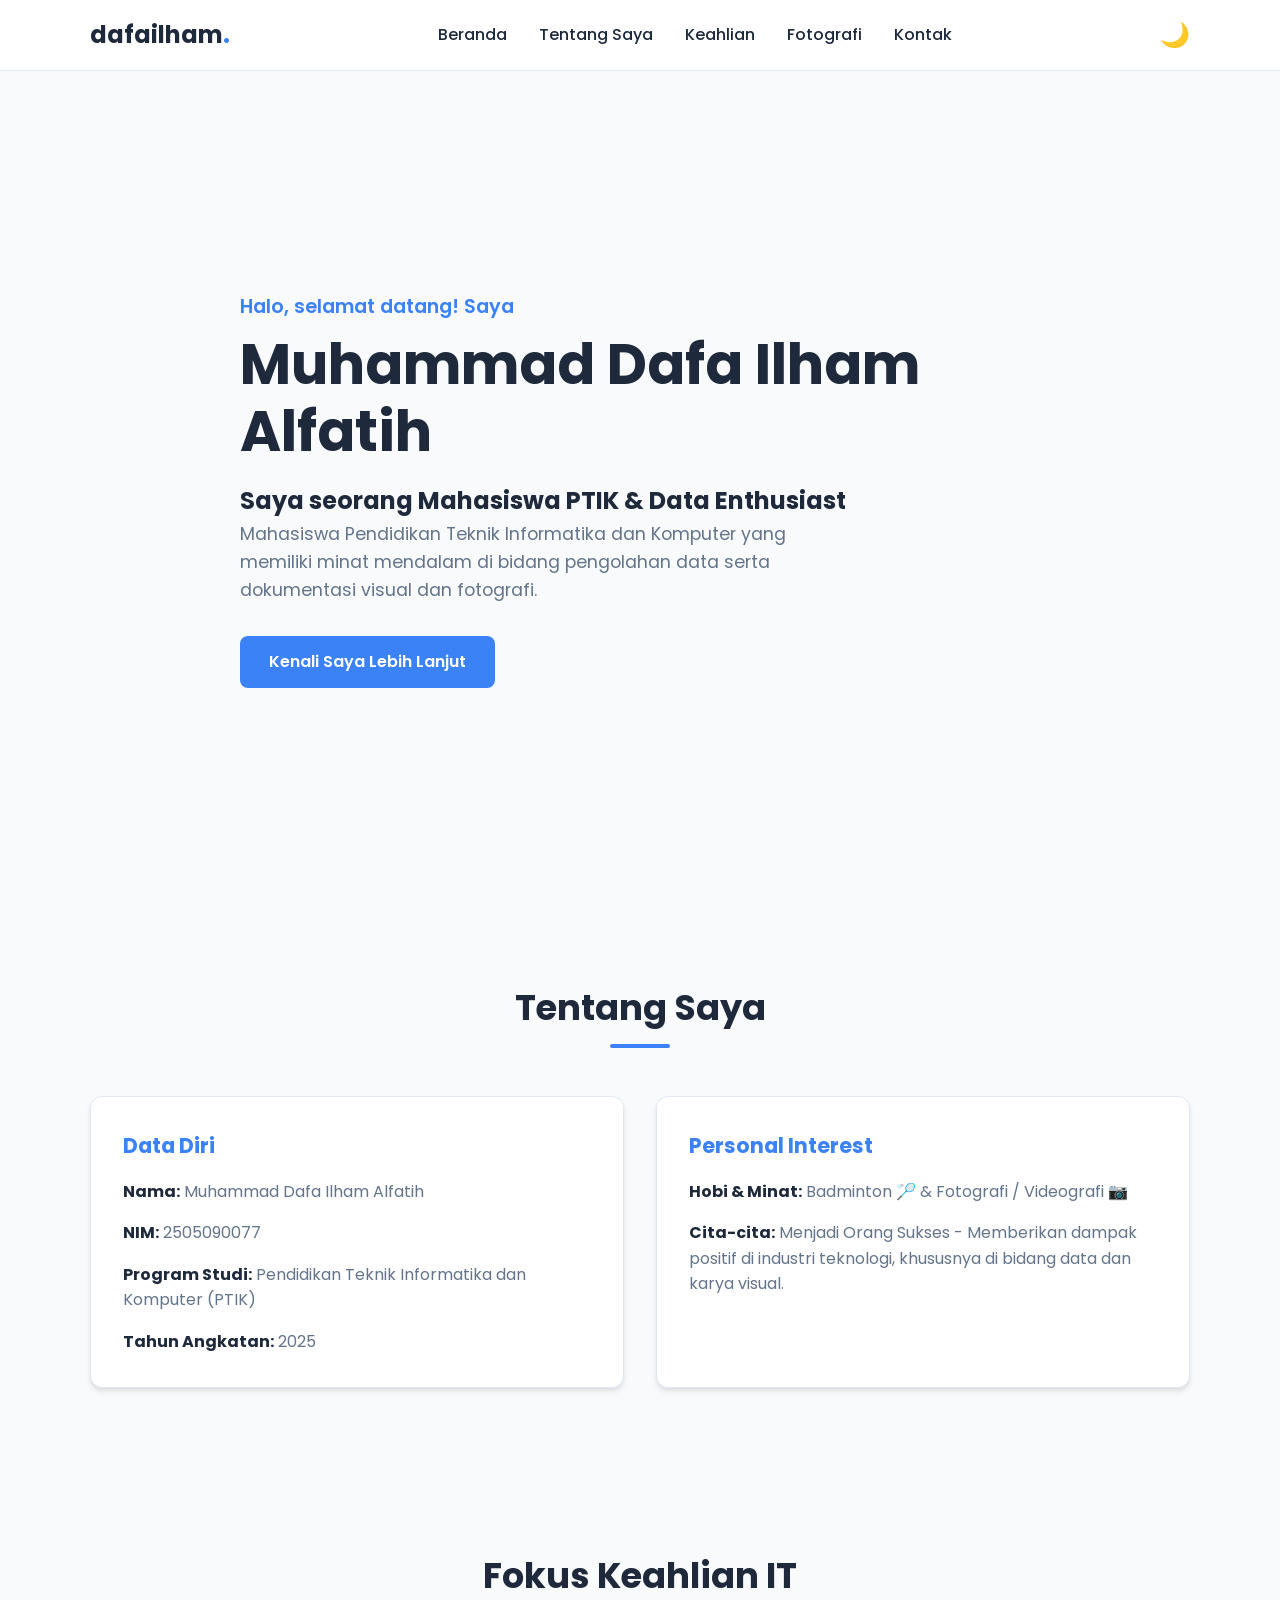
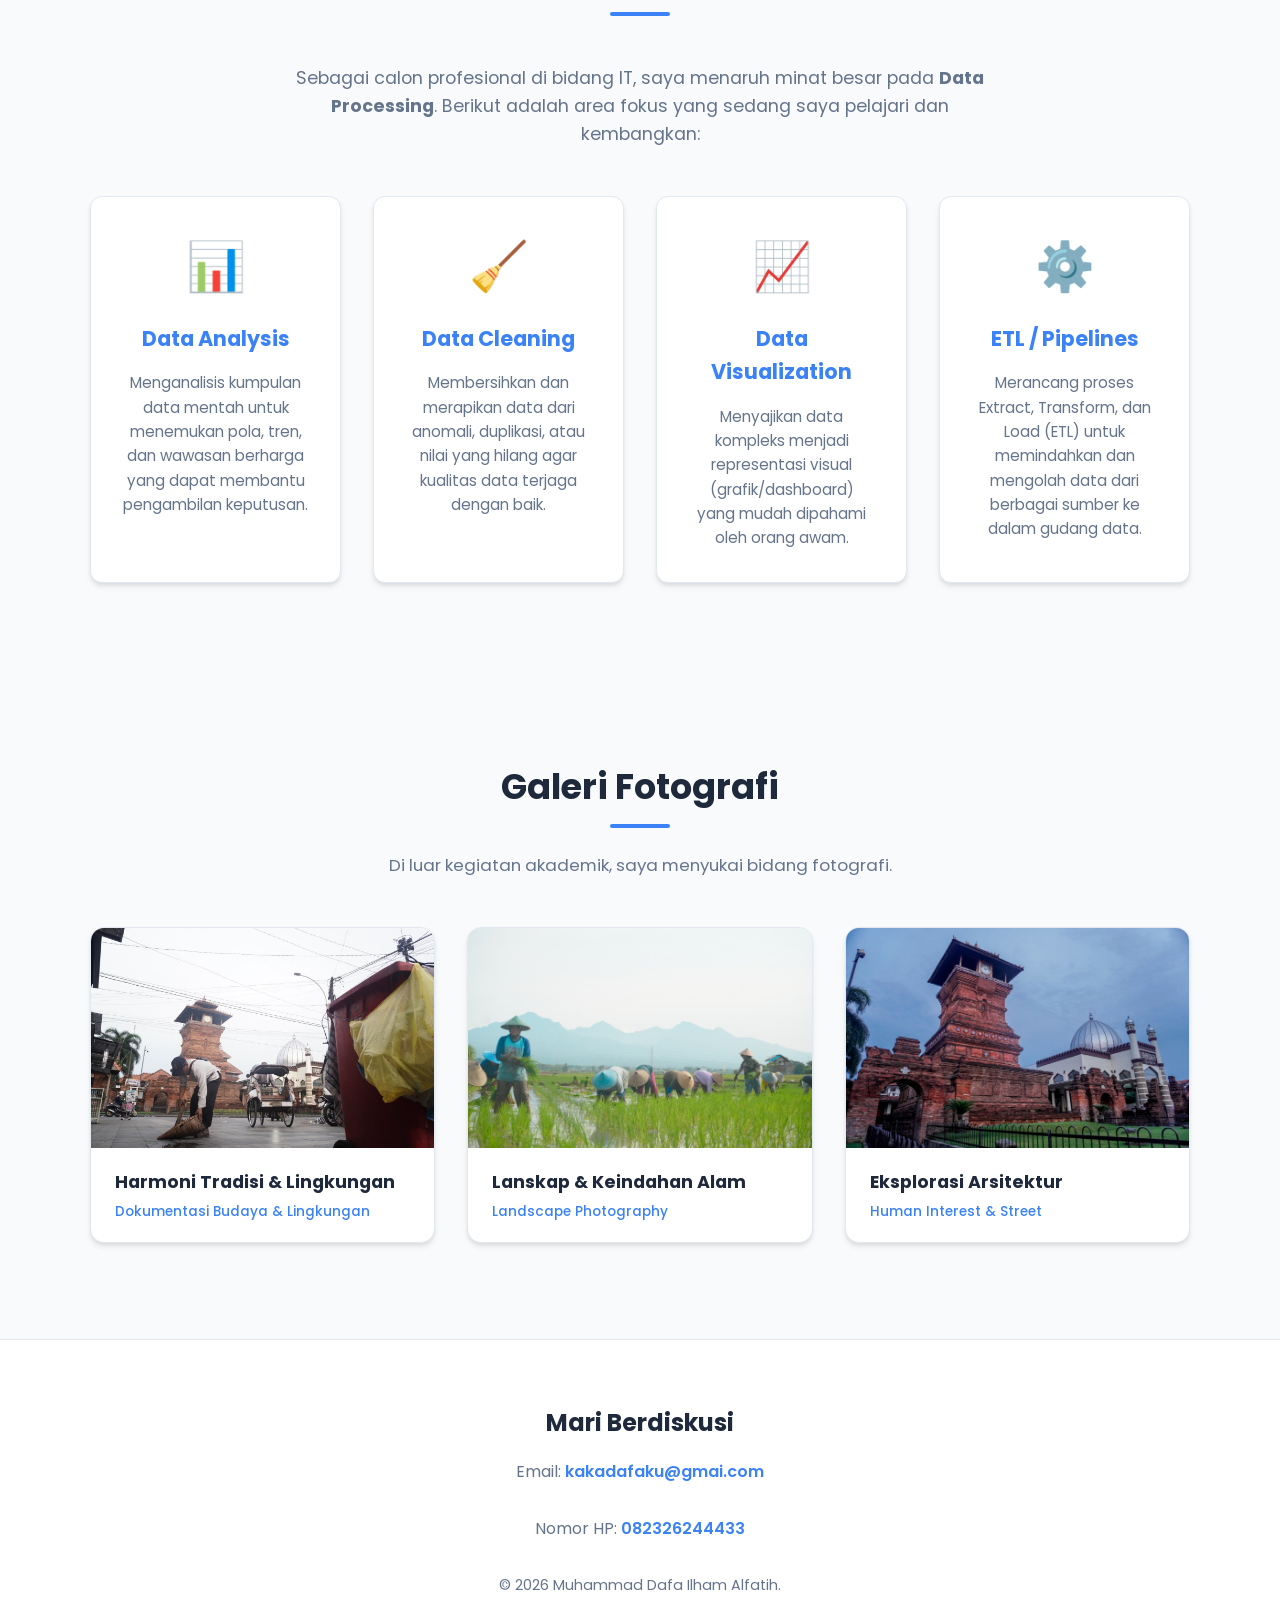
<file: index.html>
<!DOCTYPE html>
<html lang="id">
<head>
    <meta charset="UTF-8">
    <meta name="viewport" content="width=device-width, initial-scale=1.0">
    <title>Profil Pribadi | M. Dafa Ilham Alfatih</title>
    <!-- Google Fonts -->
    <link href="https://fonts.googleapis.com/css2?family=Poppins:wght@300;400;600;700&display=swap" rel="stylesheet">
    <!-- CSS External -->
    <link rel="stylesheet" href="style.css">
</head>
<body>

    <!-- Header & Navbar -->
    <header class="navbar">
        <div class="container nav-container">
            <a href="#" class="logo">dafailham<span>.</span></a>
            
            <nav>
                <ul class="nav-links">
                    <li><a href="#beranda">Beranda</a></li>
                    <li><a href="#tentang-saya">Tentang Saya</a></li>
                    <li><a href="#keahlian">Keahlian</a></li>
                    <li><a href="#fotografi">Fotografi</a></li>
                    <li><a href="#kontak">Kontak</a></li>
                </ul>
            </nav>

            <button id="theme-toggle" class="theme-toggle-btn" aria-label="Toggle Theme">
                <span class="icon">🌙</span>
            </button>
        </div>
    </header>

    <!-- Hero Section -->
    <section id="beranda" class="hero">
        <div class="container hero-content">
            <p class="greeting">Halo, selamat datang! Saya</p>
            <h1 class="name">Muhammad Dafa Ilham Alfatih</h1>
            
            <h2 class="role-title">
                Saya seorang <span class="highlight">Mahasiswa PTIK & Data Enthusiast</span>
            </h2>
            
            <p class="hero-desc">Mahasiswa Pendidikan Teknik Informatika dan Komputer yang memiliki minat mendalam di bidang pengolahan data serta dokumentasi visual dan fotografi.</p>
            <a href="#tentang-saya" class="btn btn-primary">Kenali Saya Lebih Lanjut</a>
        </div>
    </section>

    <!-- Profile / About Section -->
    <section id="tentang-saya" class="about-section">
        <div class="container">
            <h2 class="section-title">Tentang Saya</h2>
            <div class="about-grid">
                <div class="card profile-card">
                    <h3>Data Diri</h3>
                    <ul>
                        <li><strong>Nama:</strong> Muhammad Dafa Ilham Alfatih</li>
                        <li><strong>NIM:</strong> 2505090077</li>
                        <li><strong>Program Studi:</strong> Pendidikan Teknik Informatika dan Komputer (PTIK)</li>
                        <li><strong>Tahun Angkatan:</strong> 2025</li>
                    </ul>
                </div>
                <div class="card highlight-card">
                    <h3>Personal Interest</h3>
                    <ul>
                        <li><strong>Hobi & Minat:</strong> Badminton 🏸 & Fotografi / Videografi 📷</li>
                        <li><strong>Cita-cita:</strong> Menjadi Orang Sukses - Memberikan dampak positif di industri teknologi, khususnya di bidang data dan karya visual.</li>
                    </ul>
                </div>
            </div>
        </div>
    </section>

    <!-- Focus Area (Data Processing) -->
    <section id="keahlian" class="expertise-section">
        <div class="container">
            <h2 class="section-title">Fokus Keahlian IT</h2>
            <p class="expertise-intro">Sebagai calon profesional di bidang IT, saya menaruh minat besar pada <strong>Data Processing</strong>. Berikut adalah area fokus yang sedang saya pelajari dan kembangkan:</p>
            
            <div class="expertise-grid">
                <div class="card expertise-card">
                    <div class="icon-box">📊</div>
                    <h3>Data Analysis</h3>
                    <p>Menganalisis kumpulan data mentah untuk menemukan pola, tren, dan wawasan berharga yang dapat membantu pengambilan keputusan.</p>
                </div>
                <div class="card expertise-card">
                    <div class="icon-box">🧹</div>
                    <h3>Data Cleaning</h3>
                    <p>Membersihkan dan merapikan data dari anomali, duplikasi, atau nilai yang hilang agar kualitas data terjaga dengan baik.</p>
                </div>
                <div class="card expertise-card">
                    <div class="icon-box">📈</div>
                    <h3>Data Visualization</h3>
                    <p>Menyajikan data kompleks menjadi representasi visual (grafik/dashboard) yang mudah dipahami oleh orang awam.</p>
                </div>
                <div class="card expertise-card">
                    <div class="icon-box">⚙️</div>
                    <h3>ETL / Pipelines</h3>
                    <p>Merancang proses Extract, Transform, dan Load (ETL) untuk memindahkan dan mengolah data dari berbagai sumber ke dalam gudang data.</p>
                </div>
            </div>
        </div>
    </section>

    <!-- Photography Section -->
    <section id="fotografi" class="photography-section">
        <div class="container">
            <h2 class="section-title">Galeri Fotografi</h2>
            <p class="section-intro">Di luar kegiatan akademik, saya menyukai bidang fotografi.</p>
            <div class="gallery-grid">
                <!-- Foto Item 1 -->
                <div class="gallery-card">
                    <div class="gallery-img-wrapper">
                        <img src="images/foto-tradisi.jpeg" alt="Harmoni Tradisi" class="gallery-img">
                        <div class="gallery-overlay">
                            <span>🔍 Perbesar Foto</span>
                        </div>
                    </div>
                    <div class="gallery-info">
                        <h3>Harmoni Tradisi & Lingkungan</h3>
                        <p class="gallery-tag">Dokumentasi Budaya & Lingkungan</p>
                    </div>
                </div>

                <!-- Foto Item 2 -->
                <div class="gallery-card">
                    <div class="gallery-img-wrapper">
                        <img src="images/foto-lanskap.jpg" alt="Lanskap Pesisir" class="gallery-img">
                        <div class="gallery-overlay">
                            <span>🔍 Perbesar Foto</span>
                        </div>
                    </div>
                    <div class="gallery-info">
                        <h3>Lanskap & Keindahan Alam</h3>
                        <p class="gallery-tag">Landscape Photography</p>
                    </div>
                </div>

                <!-- Foto Item 3 -->
                <div class="gallery-card">
                    <div class="gallery-img-wrapper">
                        <img src="images/foto-arsitektur.jpg" alt="Seni Arsitektur" class="gallery-img">
                        <div class="gallery-overlay">
                            <span>🔍 Perbesar Foto</span>
                        </div>
                    </div>
                    <div class="gallery-info">
                        <h3>Eksplorasi Arsitektur</h3>
                        <p class="gallery-tag">Human Interest & Street</p>
                    </div>
                </div>
            </div>
        </div>
    </section>
    <!-- Modal Lightbox Pembesar Foto -->
    <div id="lightbox-modal" class="lightbox">
        <span class="lightbox-close">&times;</span>
        <img class="lightbox-content" id="lightbox-img" alt="Enlarged photo">
        <div id="lightbox-caption"></div>
    </div>

    <!-- Footer -->
    <footer id="kontak" class="footer">
        <div class="container footer-content">
            <div class="contact-info">
                <h2>Mari Berdiskusi</h2>
                <p>Email: <a href="mailto:kakadafaku@gmai.com">kakadafaku@gmai.com</a></p>
                <p>Nomor HP: <a href="tel:082326244433">082326244433</a></p>
            </div>
            <p class="copyright">&copy; 2026 Muhammad Dafa Ilham Alfatih.</p>
        </div>
    </footer>

    <script src="script.js"></script>
</body>
</html>
</file>
<file: style.css>
/* =========================================
   Variabel CSS (Untuk Mendukung Dark/Light Mode)
   ========================================= */
:root {
    /* Light Mode (Default) */
    --bg-primary: #f8fafc;
    --bg-secondary: #ffffff;
    --text-primary: #1e293b;
    --text-secondary: #64748b;
    --accent-color: #3b82f6;      /* Biru modern */
    --accent-hover: #2563eb;
    --nav-bg: rgba(255, 255, 255, 0.9);
    --card-shadow: 0 4px 6px -1px rgba(0, 0, 0, 0.1), 0 2px 4px -1px rgba(0, 0, 0, 0.06);
    --card-shadow-hover: 0 10px 15px -3px rgba(0, 0, 0, 0.1), 0 4px 6px -2px rgba(0, 0, 0, 0.05);
    --border-color: #e2e8f0;
    --transition-speed: 0.3s;
}

/* Dark Mode Variables (diaktifkan melalui class 'dark-mode' di elemen <body>) */
body.dark-mode {
    --bg-primary: #0f172a;
    --bg-secondary: #1e293b;
    --text-primary: #f8fafc;
    --text-secondary: #94a3b8;
    --accent-color: #60a5fa;
    --accent-hover: #93c5fd;
    --nav-bg: rgba(15, 23, 42, 0.9);
    --card-shadow: 0 4px 6px -1px rgba(0, 0, 0, 0.3);
    --card-shadow-hover: 0 10px 15px -3px rgba(0, 0, 0, 0.4);
    --border-color: #334155;
}

/* =========================================
   Reset & Global Styles
   ========================================= */
* {
    margin: 0;
    padding: 0;
    box-sizing: border-box;
}

html {
    scroll-behavior: smooth; /* Smooth scroll ketika menu navbar di-klik */
}

body {
    font-family: 'Poppins', sans-serif;
    background-color: var(--bg-primary);
    color: var(--text-primary);
    line-height: 1.6;
    transition: background-color var(--transition-speed) ease, color var(--transition-speed) ease;
}

.container {
    width: 90%;
    max-width: 1100px;
    margin: 0 auto;
}

a {
    text-decoration: none;
    color: var(--text-primary);
}

ul {
    list-style: none;
}

/* =========================================
   Tipografi
   ========================================= */
.section-title {
    text-align: center;
    font-size: 2.2rem;
    margin-bottom: 3rem;
    color: var(--text-primary);
    position: relative;
}

/* Garis hiasan di bawah judul seksi */
.section-title::after {
    content: '';
    display: block;
    width: 60px;
    height: 4px;
    background-color: var(--accent-color);
    margin: 0.5rem auto 0;
    border-radius: 2px;
}

/* =========================================
   Navbar / Header
   ========================================= */
.navbar {
    position: fixed;
    top: 0;
    width: 100%;
    background-color: var(--nav-bg);
    backdrop-filter: blur(8px);
    z-index: 1000;
    border-bottom: 1px solid var(--border-color);
    transition: background-color var(--transition-speed) ease;
}

.nav-container {
    display: flex;
    justify-content: space-between;
    align-items: center;
    padding: 1rem 0;
}

.logo {
    font-size: 1.5rem;
    font-weight: 700;
    color: var(--text-primary);
}

.logo span {
    color: var(--accent-color); /* Titik aksen pada logo */
}

.nav-links {
    display: flex;
    gap: 2rem;
}

.nav-links a {
    font-weight: 500;
    transition: color var(--transition-speed);
}

.nav-links a:hover {
    color: var(--accent-color);
}

.theme-toggle-btn {
    background: none;
    border: none;
    font-size: 1.5rem;
    cursor: pointer;
    color: var(--text-primary);
    transition: transform var(--transition-speed);
}

.theme-toggle-btn:hover {
    transform: scale(1.1);
}

/* =========================================
   Buttons
   ========================================= */
.btn {
    display: inline-block;
    padding: 0.8rem 1.8rem;
    border-radius: 8px;
    font-weight: 600;
    transition: background-color var(--transition-speed), transform 0.2s, box-shadow 0.2s;
    cursor: pointer;
}

.btn-primary {
    background-color: var(--accent-color);
    color: #ffffff !important;
}

.btn-primary:hover {
    background-color: var(--accent-hover);
    transform: translateY(-2px);
    box-shadow: 0 4px 10px rgba(59, 130, 246, 0.4);
}

/* =========================================
   Hero Section
   ========================================= */
.hero {
    min-height: 100vh;
    display: flex;
    align-items: center;
    padding-top: 80px; /* Offset untuk navbar statis */
}

.hero-content {
    max-width: 800px;
}

.greeting {
    font-size: 1.2rem;
    color: var(--accent-color);
    font-weight: 600;
    margin-bottom: 0.5rem;
}

.name {
    font-size: 3.5rem;
    font-weight: 700;
    line-height: 1.2;
    margin-bottom: 1rem;
}

.typing-container {
    font-size: 2rem;
    font-weight: 600;
    color: var(--text-secondary);
    margin-bottom: 1.5rem;
    min-height: 3rem; /* Mencegah layout lompat */
}

#typing-text {
    color: var(--accent-color);
}

/* Kursor yang berkedip untuk efek mengetik */
.cursor {
    display: inline-block;
    width: 3px;
    background-color: var(--accent-color);
    animation: blink 1s infinite;
}

@keyframes blink {
    0%, 100% { opacity: 1; }
    50% { opacity: 0; }
}

.hero-desc {
    font-size: 1.1rem;
    color: var(--text-secondary);
    margin-bottom: 2rem;
    max-width: 600px;
}

/* =========================================
   Card Component
   ========================================= */
.card {
    background-color: var(--bg-secondary);
    border: 1px solid var(--border-color);
    border-radius: 12px;
    padding: 2rem;
    box-shadow: var(--card-shadow);
    transition: transform var(--transition-speed), box-shadow var(--transition-speed), background-color var(--transition-speed);
}

.card:hover {
    transform: translateY(-5px); /* Kartu terangkat saat disorot */
    box-shadow: var(--card-shadow-hover);
}

.card h3 {
    margin-bottom: 1rem;
    color: var(--accent-color);
    font-size: 1.3rem;
}

/* =========================================
   About / Profile Section
   ========================================= */
.about-section {
    padding: 5rem 0;
}

.about-grid {
    display: grid;
    grid-template-columns: repeat(auto-fit, minmax(300px, 1fr));
    gap: 2rem;
}

.profile-card ul, .highlight-card ul {
    display: flex;
    flex-direction: column;
    gap: 1rem;
}

.profile-card li, .highlight-card li {
    color: var(--text-secondary);
}

.profile-card strong, .highlight-card strong {
    color: var(--text-primary);
}

/* =========================================
   Expertise Section (Data Processing)
   ========================================= */
.expertise-section {
    padding: 5rem 0;
    background-color: var(--bg-primary); /* Menjaga konsistensi background */
}

.expertise-intro {
    text-align: center;
    max-width: 700px;
    margin: 0 auto 3rem;
    color: var(--text-secondary);
    font-size: 1.1rem;
}

.expertise-grid {
    display: grid;
    grid-template-columns: repeat(auto-fit, minmax(250px, 1fr));
    gap: 2rem;
}

.expertise-card {
    text-align: center;
}

.icon-box {
    font-size: 3rem;
    margin-bottom: 1rem;
}

.expertise-card p {
    color: var(--text-secondary);
    font-size: 0.95rem;
}

/* =========================================
   Footer & Contact
   ========================================= */
.footer {
    background-color: var(--bg-secondary);
    border-top: 1px solid var(--border-color);
    padding: 4rem 0 2rem;
    text-align: center;
}

.contact-info h2 {
    margin-bottom: 1rem;
}

.contact-info p {
    color: var(--text-secondary);
    margin-bottom: 2rem;
}

.contact-info a {
    color: var(--accent-color);
    font-weight: 600;
}

.social-links {
    display: flex;
    justify-content: center;
    gap: 1rem;
    margin-bottom: 3rem;
}

.social-btn {
    padding: 0.5rem 1rem;
    border: 1px solid var(--border-color);
    border-radius: 6px;
    color: var(--text-primary);
    transition: all var(--transition-speed);
}

.social-btn:hover {
    background-color: var(--accent-color);
    color: white;
    border-color: var(--accent-color);
}

.copyright {
    color: var(--text-secondary);
    font-size: 0.9rem;
}

/* =========================================
   Responsive Design (Media Queries)
   ========================================= */
@media (max-width: 768px) {
    .name {
        font-size: 2.5rem;
    }
    
    .typing-container {
        font-size: 1.5rem;
    }
    
    .nav-links {
        display: none; /* Disembunyikan pada layar sangat kecil demi kebersihan desain dasar */
    }
    
    /* Alternatif navigasi mobile sederhana: tetapkan display ke flex tapi wrap, atau biarkan disembunyikan untuk minimalisme */
    .nav-container {
        justify-content: space-between;
    }
}
/* =========================================
   Photography Section
   ========================================= */
.photography-section {
    padding: 6rem 0;
    background-color: var(--bg-primary);
}

.section-intro {
    text-align: center;
    max-width: 680px;
    margin: -1.5rem auto 3rem;
    color: var(--text-secondary);
    font-size: 1.05rem;
}

.gallery-grid {
    display: grid;
    grid-template-columns: repeat(auto-fit, minmax(280px, 1fr));
    gap: 2rem;
}

.gallery-card {
    background-color: var(--bg-secondary);
    border: 1px solid var(--border-color);
    border-radius: 14px;
    overflow: hidden;
    box-shadow: var(--card-shadow);
    transition: transform var(--transition-speed) ease, box-shadow var(--transition-speed) ease;
    cursor: pointer;
}

.gallery-card:hover {
    transform: translateY(-6px);
    box-shadow: var(--card-shadow-hover);
}

.gallery-img-wrapper {
    position: relative;
    width: 100%;
    height: 220px;
    overflow: hidden;
}

.gallery-img {
    width: 100%;
    height: 100%;
    object-fit: cover;
    transition: transform 0.5s ease;
}

.gallery-card:hover .gallery-img {
    transform: scale(1.08);
}

.gallery-overlay {
    position: absolute;
    top: 0;
    left: 0;
    width: 100%;
    height: 100%;
    background: rgba(15, 23, 42, 0.5);
    display: flex;
    align-items: center;
    justify-content: center;
    opacity: 0;
    transition: opacity var(--transition-speed) ease;
    color: #ffffff;
    font-size: 0.95rem;
    font-weight: 600;
}

.gallery-card:hover .gallery-overlay {
    opacity: 1;
}

.gallery-info {
    padding: 1.25rem 1.5rem;
}

.gallery-info h3 {
    font-size: 1.1rem;
    color: var(--text-primary);
    margin-bottom: 0.3rem;
}

.gallery-tag {
    font-size: 0.85rem;
    color: var(--accent-color);
    font-weight: 500;
}

/* =========================================
   Modal Lightbox
   ========================================= */
.lightbox {
    display: none;
    position: fixed;
    z-index: 2000;
    padding-top: 60px;
    left: 0;
    top: 0;
    width: 100%;
    height: 100%;
    overflow: auto;
    background-color: rgba(0, 0, 0, 0.85);
    backdrop-filter: blur(8px);
}

.lightbox-content {
    margin: auto;
    display: block;
    max-width: 85%;
    max-height: 75vh;
    border-radius: 8px;
    box-shadow: 0 10px 30px rgba(0, 0, 0, 0.5);
}

#lightbox-caption {
    margin: 1rem auto;
    text-align: center;
    color: #f8fafc;
    font-size: 1.1rem;
    font-weight: 500;
}

.lightbox-close {
    position: absolute;
    top: 20px;
    right: 35px;
    color: #ffffff;
    font-size: 40px;
    font-weight: bold;
    cursor: pointer;
    transition: color 0.2s;
}

.lightbox-close:hover {
    color: var(--accent-color);
}
</file>
